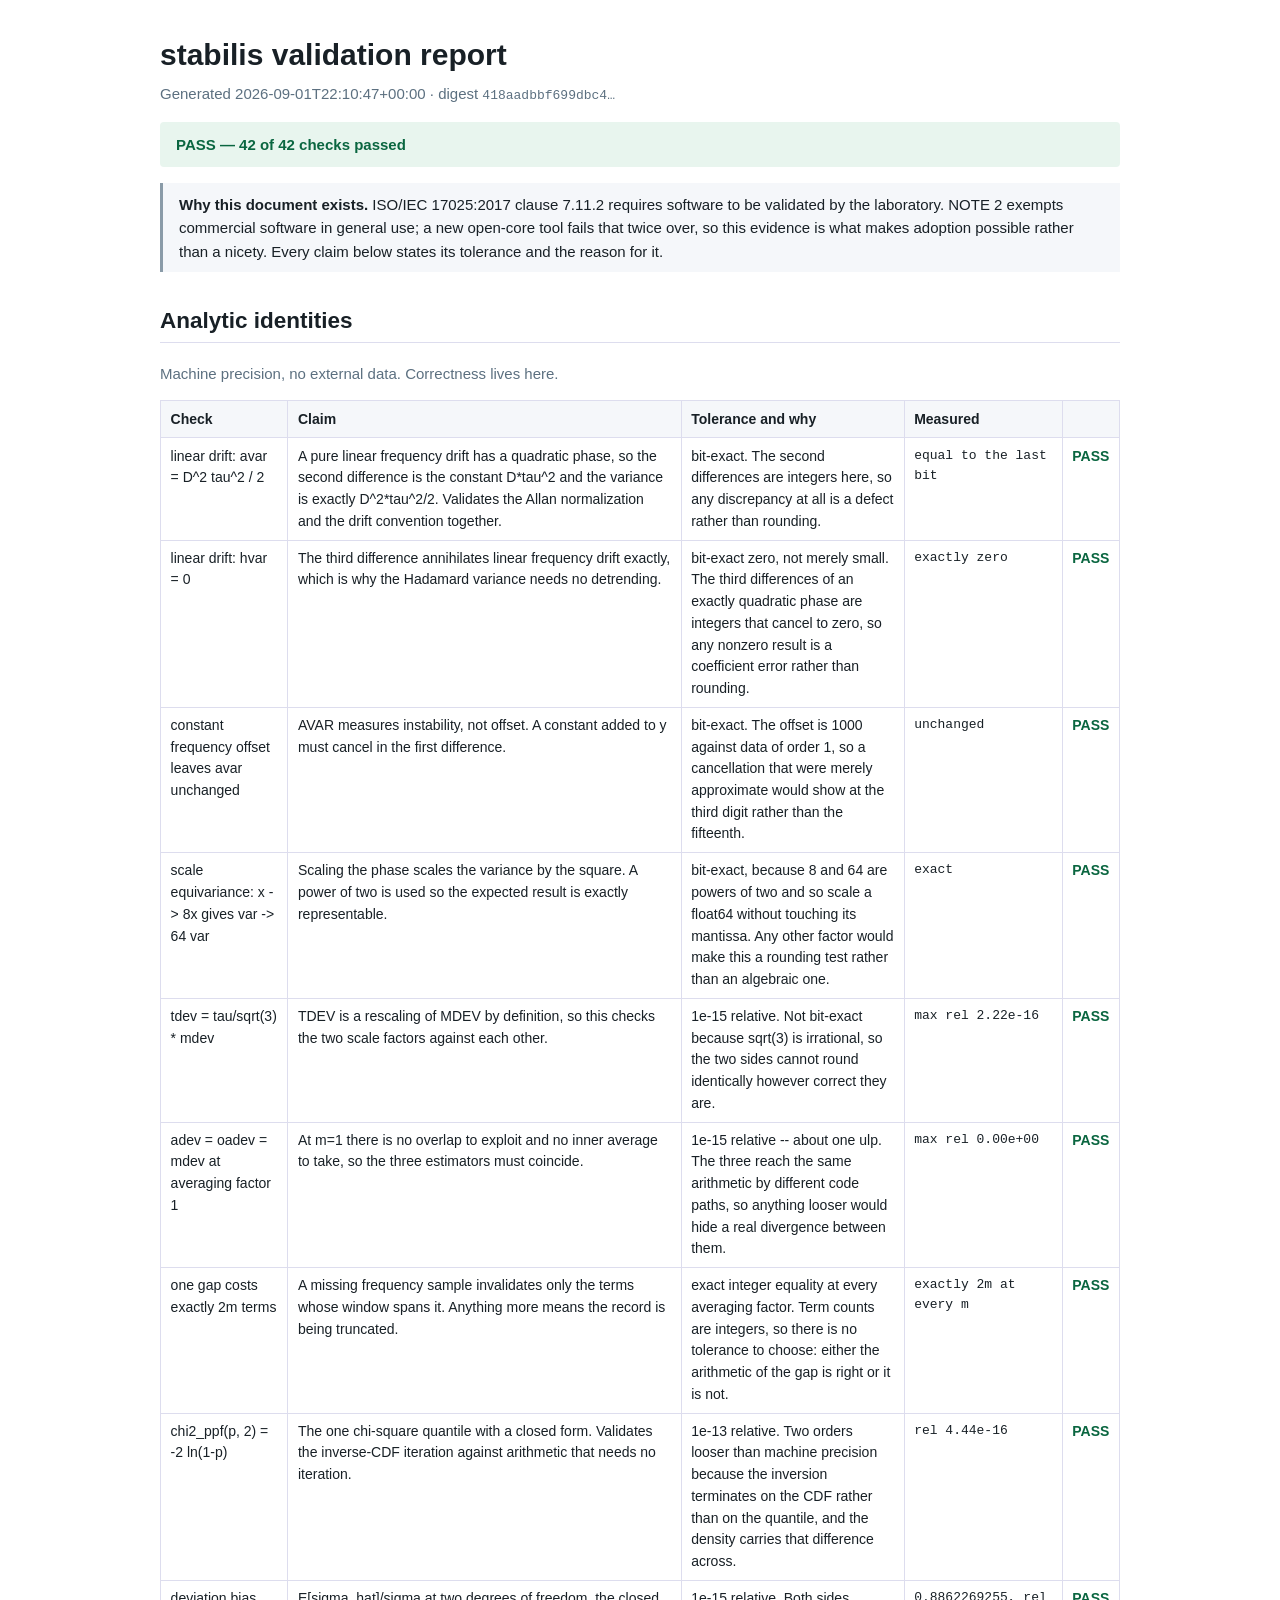
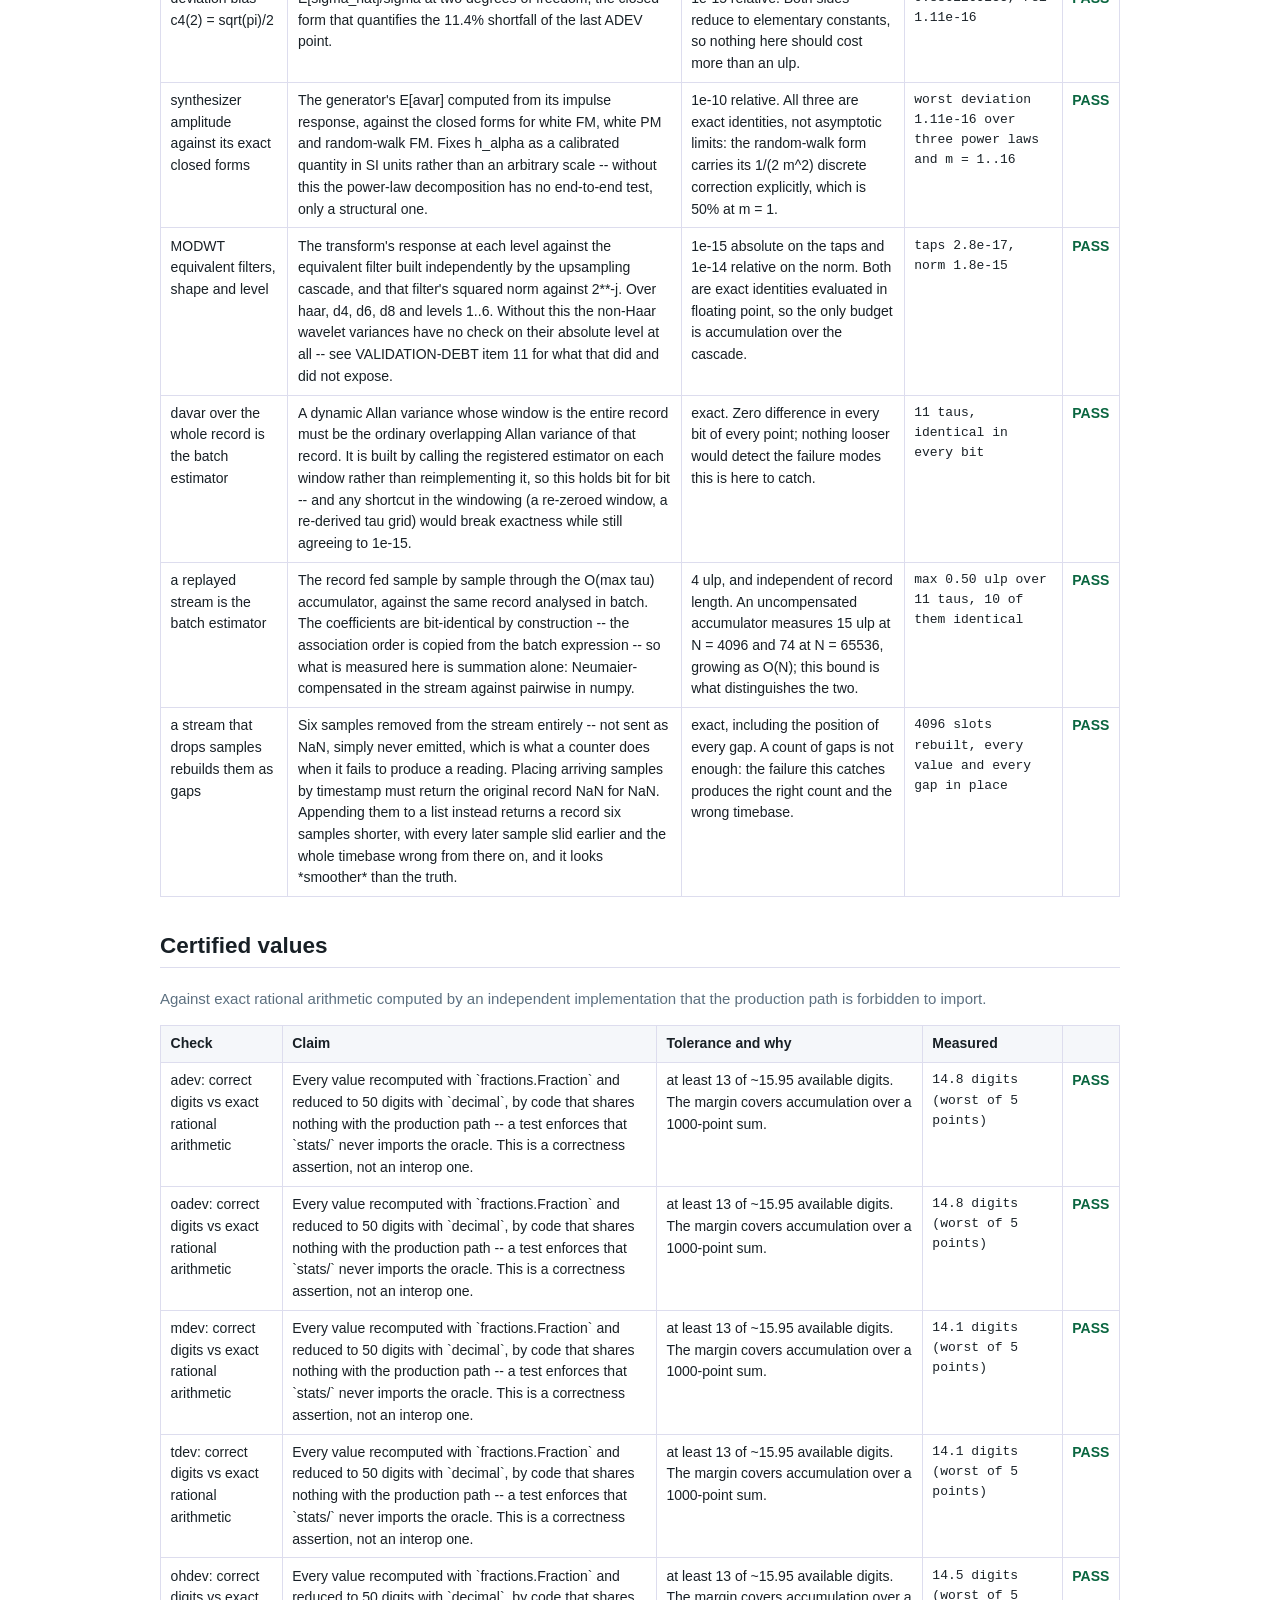
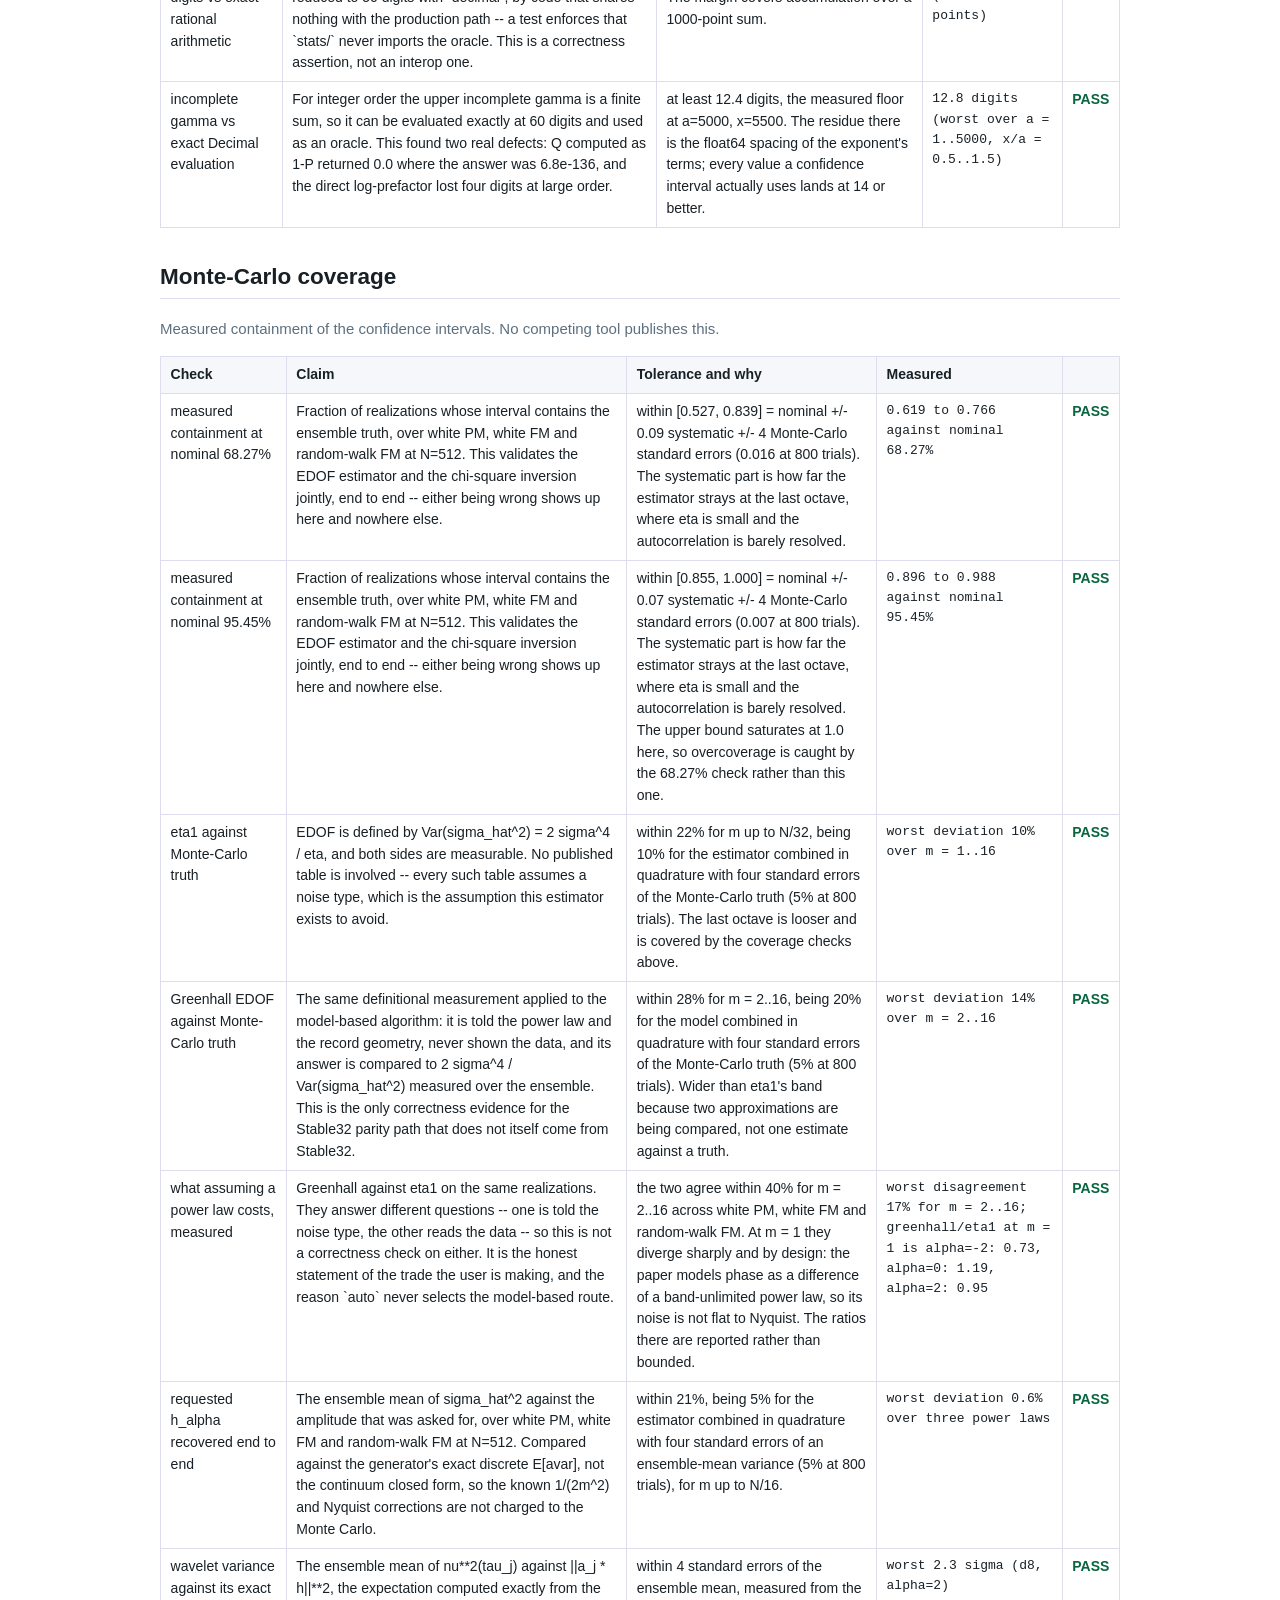
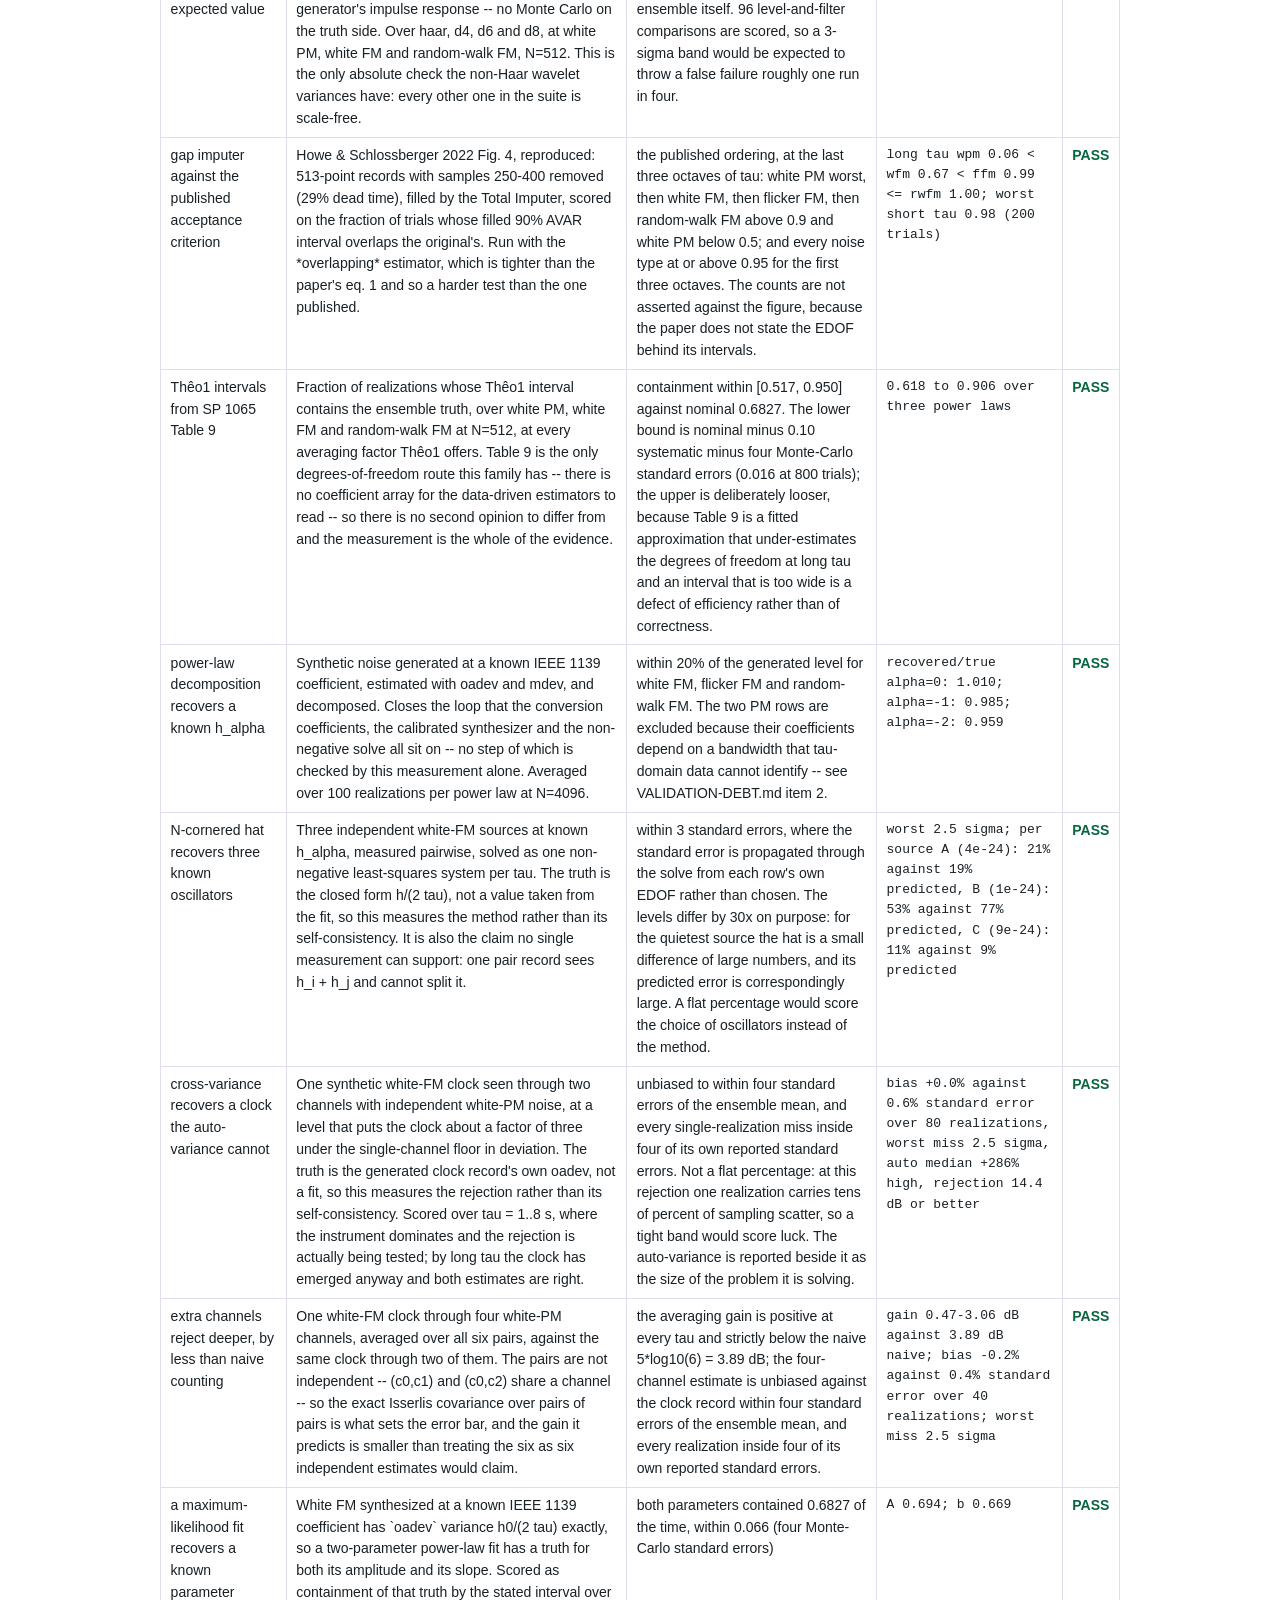
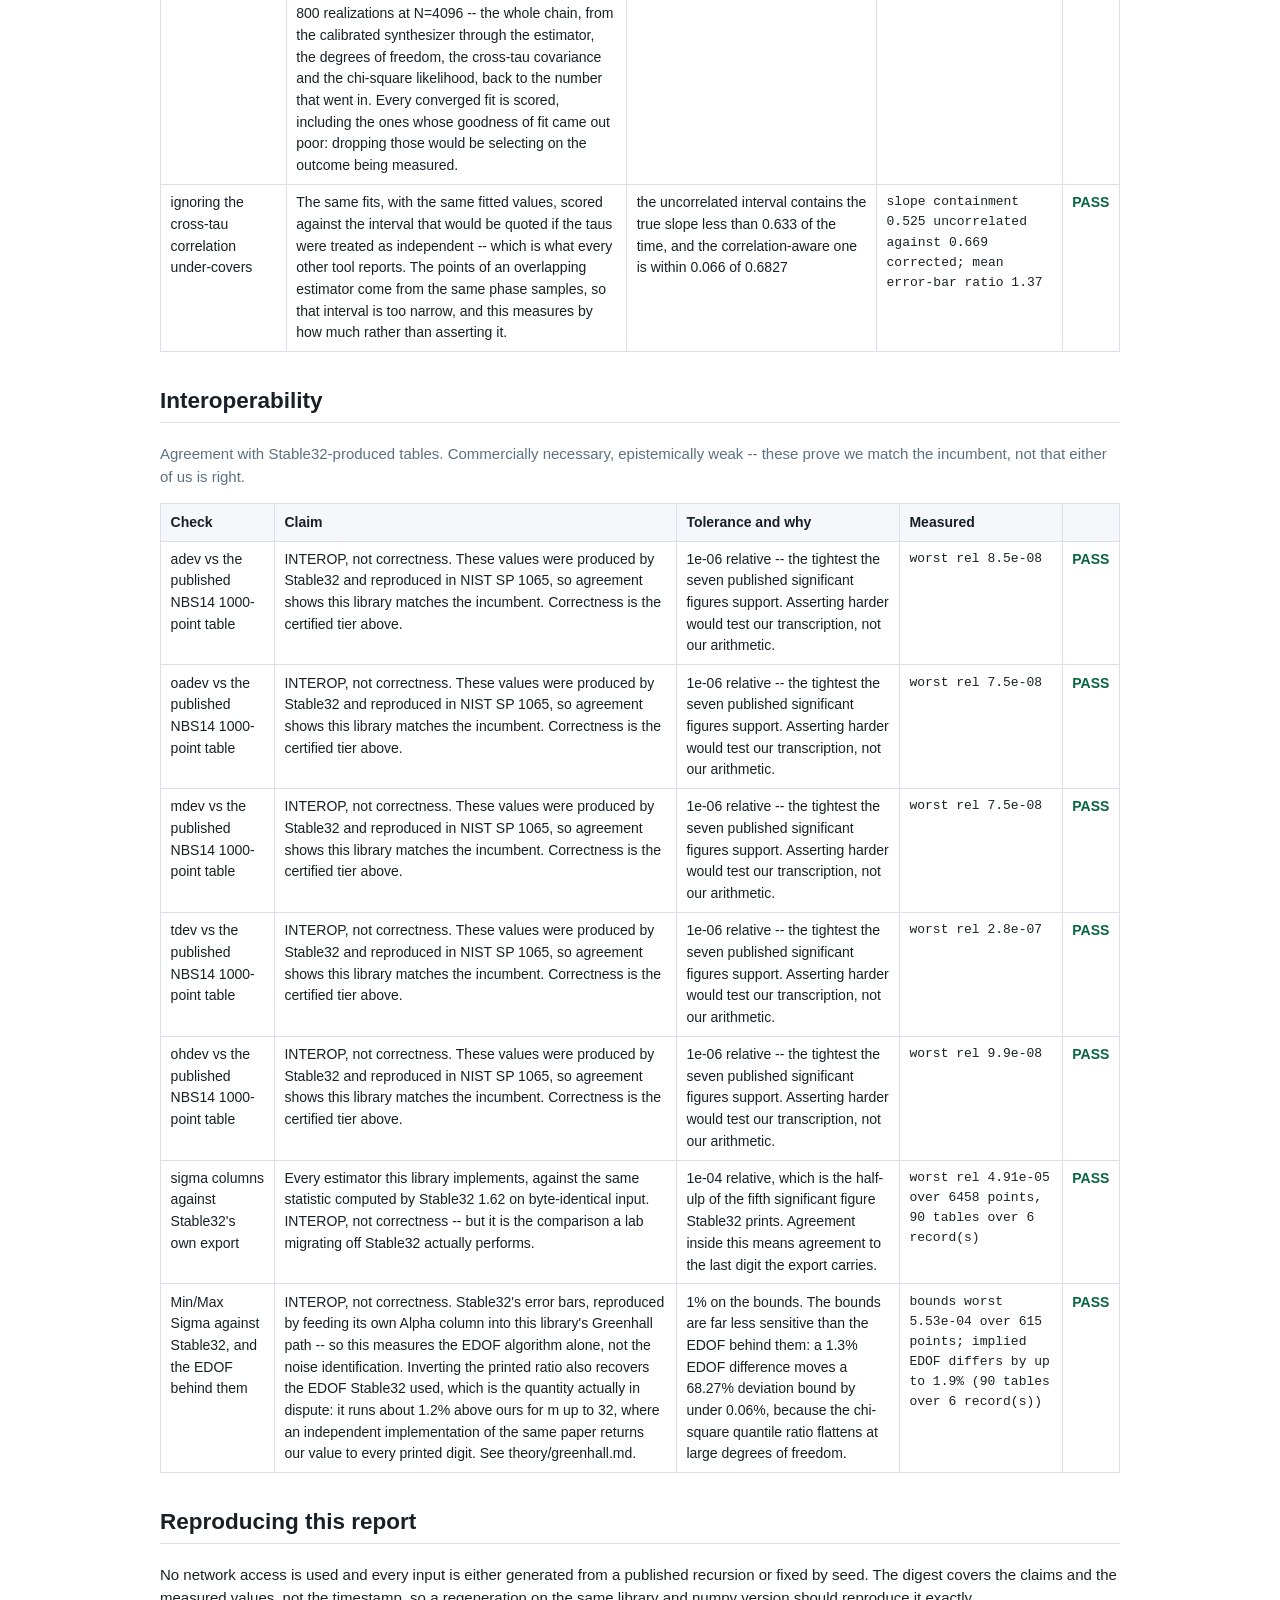
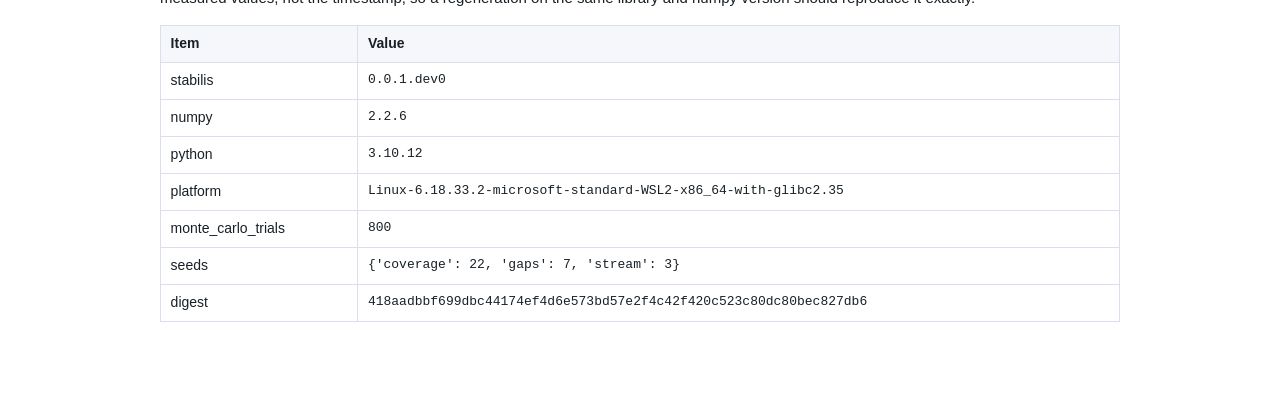
<file: docs/validation-report.html>
<!doctype html><meta charset='utf-8'>
<title>stabilis validation report</title>
<style>
body{font:15px/1.55 -apple-system,Segoe UI,Roboto,sans-serif;max-width:60rem;
margin:2rem auto;padding:0 1rem;color:#182026}
h1{margin-bottom:.2rem}h2{margin-top:2rem;border-bottom:1px solid #dde;padding-bottom:.2rem}
.sub{color:#5c7080;margin-top:0}
table{border-collapse:collapse;width:100%;margin:.6rem 0;font-size:14px}
th,td{border:1px solid #dde;padding:.45rem .6rem;text-align:left;vertical-align:top}
th{background:#f5f7fa}
.pass{color:#0a6640;font-weight:600}.fail{color:#a82a2a;font-weight:600}
.mono{font-family:ui-monospace,SFMono-Regular,Menlo,monospace;font-size:13px}
.verdict{padding:.7rem 1rem;border-radius:4px;font-weight:600;margin:1rem 0}
.ok{background:#e8f5ee;color:#0a6640}.bad{background:#fdeaea;color:#a82a2a}
.note{background:#f5f7fa;border-left:3px solid #8a9ba8;padding:.6rem 1rem;margin:1rem 0}
</style>
<h1>stabilis validation report</h1>
<p class='sub'>Generated 2026-09-01T22:10:47+00:00 &middot; digest <span class='mono'>418aadbbf699dbc4…</span></p>
<div class='verdict ok'>PASS &mdash; 42 of 42 checks passed</div>
<div class='note'><strong>Why this document exists.</strong> ISO/IEC 17025:2017 clause 7.11.2 requires software to be validated by the laboratory. NOTE 2 exempts commercial software in general use; a new open-core tool fails that twice over, so this evidence is what makes adoption possible rather than a nicety. Every claim below states its tolerance and the reason for it.</div>
<h2>Analytic identities</h2><p class='sub'>Machine precision, no external data. Correctness lives here.</p>
<table><tr><th>Check</th><th>Claim</th><th>Tolerance and why</th><th>Measured</th><th></th></tr>
<tr><td>linear drift: avar = D^2 tau^2 / 2</td><td>A pure linear frequency drift has a quadratic phase, so the second difference is the constant D*tau^2 and the variance is exactly D^2*tau^2/2. Validates the Allan normalization and the drift convention together.</td><td>bit-exact. The second differences are integers here, so any discrepancy at all is a defect rather than rounding.</td><td class='mono'>equal to the last bit</td><td class='pass'>PASS</td></tr>
<tr><td>linear drift: hvar = 0</td><td>The third difference annihilates linear frequency drift exactly, which is why the Hadamard variance needs no detrending.</td><td>bit-exact zero, not merely small. The third differences of an exactly quadratic phase are integers that cancel to zero, so any nonzero result is a coefficient error rather than rounding.</td><td class='mono'>exactly zero</td><td class='pass'>PASS</td></tr>
<tr><td>constant frequency offset leaves avar unchanged</td><td>AVAR measures instability, not offset. A constant added to y must cancel in the first difference.</td><td>bit-exact. The offset is 1000 against data of order 1, so a cancellation that were merely approximate would show at the third digit rather than the fifteenth.</td><td class='mono'>unchanged</td><td class='pass'>PASS</td></tr>
<tr><td>scale equivariance: x -&gt; 8x gives var -&gt; 64 var</td><td>Scaling the phase scales the variance by the square. A power of two is used so the expected result is exactly representable.</td><td>bit-exact, because 8 and 64 are powers of two and so scale a float64 without touching its mantissa. Any other factor would make this a rounding test rather than an algebraic one.</td><td class='mono'>exact</td><td class='pass'>PASS</td></tr>
<tr><td>tdev = tau/sqrt(3) * mdev</td><td>TDEV is a rescaling of MDEV by definition, so this checks the two scale factors against each other.</td><td>1e-15 relative. Not bit-exact because sqrt(3) is irrational, so the two sides cannot round identically however correct they are.</td><td class='mono'>max rel 2.22e-16</td><td class='pass'>PASS</td></tr>
<tr><td>adev = oadev = mdev at averaging factor 1</td><td>At m=1 there is no overlap to exploit and no inner average to take, so the three estimators must coincide.</td><td>1e-15 relative -- about one ulp. The three reach the same arithmetic by different code paths, so anything looser would hide a real divergence between them.</td><td class='mono'>max rel 0.00e+00</td><td class='pass'>PASS</td></tr>
<tr><td>one gap costs exactly 2m terms</td><td>A missing frequency sample invalidates only the terms whose window spans it. Anything more means the record is being truncated.</td><td>exact integer equality at every averaging factor. Term counts are integers, so there is no tolerance to choose: either the arithmetic of the gap is right or it is not.</td><td class='mono'>exactly 2m at every m</td><td class='pass'>PASS</td></tr>
<tr><td>chi2_ppf(p, 2) = -2 ln(1-p)</td><td>The one chi-square quantile with a closed form. Validates the inverse-CDF iteration against arithmetic that needs no iteration.</td><td>1e-13 relative. Two orders looser than machine precision because the inversion terminates on the CDF rather than on the quantile, and the density carries that difference across.</td><td class='mono'>rel 4.44e-16</td><td class='pass'>PASS</td></tr>
<tr><td>deviation bias c4(2) = sqrt(pi)/2</td><td>E[sigma_hat]/sigma at two degrees of freedom, the closed form that quantifies the 11.4% shortfall of the last ADEV point.</td><td>1e-15 relative. Both sides reduce to elementary constants, so nothing here should cost more than an ulp.</td><td class='mono'>0.8862269255, rel 1.11e-16</td><td class='pass'>PASS</td></tr>
<tr><td>synthesizer amplitude against its exact closed forms</td><td>The generator's E[avar] computed from its impulse response, against the closed forms for white FM, white PM and random-walk FM. Fixes h_alpha as a calibrated quantity in SI units rather than an arbitrary scale -- without this the power-law decomposition has no end-to-end test, only a structural one.</td><td>1e-10 relative. All three are exact identities, not asymptotic limits: the random-walk form carries its 1/(2 m^2) discrete correction explicitly, which is 50% at m = 1.</td><td class='mono'>worst deviation 1.11e-16 over three power laws and m = 1..16</td><td class='pass'>PASS</td></tr>
<tr><td>MODWT equivalent filters, shape and level</td><td>The transform's response at each level against the equivalent filter built independently by the upsampling cascade, and that filter's squared norm against 2**-j. Over haar, d4, d6, d8 and levels 1..6. Without this the non-Haar wavelet variances have no check on their absolute level at all -- see VALIDATION-DEBT item 11 for what that did and did not expose.</td><td>1e-15 absolute on the taps and 1e-14 relative on the norm. Both are exact identities evaluated in floating point, so the only budget is accumulation over the cascade.</td><td class='mono'>taps 2.8e-17, norm 1.8e-15</td><td class='pass'>PASS</td></tr>
<tr><td>davar over the whole record is the batch estimator</td><td>A dynamic Allan variance whose window is the entire record must be the ordinary overlapping Allan variance of that record. It is built by calling the registered estimator on each window rather than reimplementing it, so this holds bit for bit -- and any shortcut in the windowing (a re-zeroed window, a re-derived tau grid) would break exactness while still agreeing to 1e-15.</td><td>exact. Zero difference in every bit of every point; nothing looser would detect the failure modes this is here to catch.</td><td class='mono'>11 taus, identical in every bit</td><td class='pass'>PASS</td></tr>
<tr><td>a replayed stream is the batch estimator</td><td>The record fed sample by sample through the O(max tau) accumulator, against the same record analysed in batch. The coefficients are bit-identical by construction -- the association order is copied from the batch expression -- so what is measured here is summation alone: Neumaier-compensated in the stream against pairwise in numpy.</td><td>4 ulp, and independent of record length. An uncompensated accumulator measures 15 ulp at N = 4096 and 74 at N = 65536, growing as O(N); this bound is what distinguishes the two.</td><td class='mono'>max 0.50 ulp over 11 taus, 10 of them identical</td><td class='pass'>PASS</td></tr>
<tr><td>a stream that drops samples rebuilds them as gaps</td><td>Six samples removed from the stream entirely -- not sent as NaN, simply never emitted, which is what a counter does when it fails to produce a reading. Placing arriving samples by timestamp must return the original record NaN for NaN. Appending them to a list instead returns a record six samples shorter, with every later sample slid earlier and the whole timebase wrong from there on, and it looks *smoother* than the truth.</td><td>exact, including the position of every gap. A count of gaps is not enough: the failure this catches produces the right count and the wrong timebase.</td><td class='mono'>4096 slots rebuilt, every value and every gap in place</td><td class='pass'>PASS</td></tr>
</table>
<h2>Certified values</h2><p class='sub'>Against exact rational arithmetic computed by an independent implementation that the production path is forbidden to import.</p>
<table><tr><th>Check</th><th>Claim</th><th>Tolerance and why</th><th>Measured</th><th></th></tr>
<tr><td>adev: correct digits vs exact rational arithmetic</td><td>Every value recomputed with `fractions.Fraction` and reduced to 50 digits with `decimal`, by code that shares nothing with the production path -- a test enforces that `stats/` never imports the oracle. This is a correctness assertion, not an interop one.</td><td>at least 13 of ~15.95 available digits. The margin covers accumulation over a 1000-point sum.</td><td class='mono'>14.8 digits (worst of 5 points)</td><td class='pass'>PASS</td></tr>
<tr><td>oadev: correct digits vs exact rational arithmetic</td><td>Every value recomputed with `fractions.Fraction` and reduced to 50 digits with `decimal`, by code that shares nothing with the production path -- a test enforces that `stats/` never imports the oracle. This is a correctness assertion, not an interop one.</td><td>at least 13 of ~15.95 available digits. The margin covers accumulation over a 1000-point sum.</td><td class='mono'>14.8 digits (worst of 5 points)</td><td class='pass'>PASS</td></tr>
<tr><td>mdev: correct digits vs exact rational arithmetic</td><td>Every value recomputed with `fractions.Fraction` and reduced to 50 digits with `decimal`, by code that shares nothing with the production path -- a test enforces that `stats/` never imports the oracle. This is a correctness assertion, not an interop one.</td><td>at least 13 of ~15.95 available digits. The margin covers accumulation over a 1000-point sum.</td><td class='mono'>14.1 digits (worst of 5 points)</td><td class='pass'>PASS</td></tr>
<tr><td>tdev: correct digits vs exact rational arithmetic</td><td>Every value recomputed with `fractions.Fraction` and reduced to 50 digits with `decimal`, by code that shares nothing with the production path -- a test enforces that `stats/` never imports the oracle. This is a correctness assertion, not an interop one.</td><td>at least 13 of ~15.95 available digits. The margin covers accumulation over a 1000-point sum.</td><td class='mono'>14.1 digits (worst of 5 points)</td><td class='pass'>PASS</td></tr>
<tr><td>ohdev: correct digits vs exact rational arithmetic</td><td>Every value recomputed with `fractions.Fraction` and reduced to 50 digits with `decimal`, by code that shares nothing with the production path -- a test enforces that `stats/` never imports the oracle. This is a correctness assertion, not an interop one.</td><td>at least 13 of ~15.95 available digits. The margin covers accumulation over a 1000-point sum.</td><td class='mono'>14.5 digits (worst of 5 points)</td><td class='pass'>PASS</td></tr>
<tr><td>incomplete gamma vs exact Decimal evaluation</td><td>For integer order the upper incomplete gamma is a finite sum, so it can be evaluated exactly at 60 digits and used as an oracle. This found two real defects: Q computed as 1-P returned 0.0 where the answer was 6.8e-136, and the direct log-prefactor lost four digits at large order.</td><td>at least 12.4 digits, the measured floor at a=5000, x=5500. The residue there is the float64 spacing of the exponent's terms; every value a confidence interval actually uses lands at 14 or better.</td><td class='mono'>12.8 digits (worst over a = 1..5000, x/a = 0.5..1.5)</td><td class='pass'>PASS</td></tr>
</table>
<h2>Monte-Carlo coverage</h2><p class='sub'>Measured containment of the confidence intervals. No competing tool publishes this.</p>
<table><tr><th>Check</th><th>Claim</th><th>Tolerance and why</th><th>Measured</th><th></th></tr>
<tr><td>measured containment at nominal 68.27%</td><td>Fraction of realizations whose interval contains the ensemble truth, over white PM, white FM and random-walk FM at N=512. This validates the EDOF estimator and the chi-square inversion jointly, end to end -- either being wrong shows up here and nowhere else.</td><td>within [0.527, 0.839] = nominal +/- 0.09 systematic +/- 4 Monte-Carlo standard errors (0.016 at 800 trials). The systematic part is how far the estimator strays at the last octave, where eta is small and the autocorrelation is barely resolved.</td><td class='mono'>0.619 to 0.766 against nominal 68.27%</td><td class='pass'>PASS</td></tr>
<tr><td>measured containment at nominal 95.45%</td><td>Fraction of realizations whose interval contains the ensemble truth, over white PM, white FM and random-walk FM at N=512. This validates the EDOF estimator and the chi-square inversion jointly, end to end -- either being wrong shows up here and nowhere else.</td><td>within [0.855, 1.000] = nominal +/- 0.07 systematic +/- 4 Monte-Carlo standard errors (0.007 at 800 trials). The systematic part is how far the estimator strays at the last octave, where eta is small and the autocorrelation is barely resolved. The upper bound saturates at 1.0 here, so overcoverage is caught by the 68.27% check rather than this one.</td><td class='mono'>0.896 to 0.988 against nominal 95.45%</td><td class='pass'>PASS</td></tr>
<tr><td>eta1 against Monte-Carlo truth</td><td>EDOF is defined by Var(sigma_hat^2) = 2 sigma^4 / eta, and both sides are measurable. No published table is involved -- every such table assumes a noise type, which is the assumption this estimator exists to avoid.</td><td>within 22% for m up to N/32, being 10% for the estimator combined in quadrature with four standard errors of the Monte-Carlo truth (5% at 800 trials). The last octave is looser and is covered by the coverage checks above.</td><td class='mono'>worst deviation 10% over m = 1..16</td><td class='pass'>PASS</td></tr>
<tr><td>Greenhall EDOF against Monte-Carlo truth</td><td>The same definitional measurement applied to the model-based algorithm: it is told the power law and the record geometry, never shown the data, and its answer is compared to 2 sigma^4 / Var(sigma_hat^2) measured over the ensemble. This is the only correctness evidence for the Stable32 parity path that does not itself come from Stable32.</td><td>within 28% for m = 2..16, being 20% for the model combined in quadrature with four standard errors of the Monte-Carlo truth (5% at 800 trials). Wider than eta1's band because two approximations are being compared, not one estimate against a truth.</td><td class='mono'>worst deviation 14% over m = 2..16</td><td class='pass'>PASS</td></tr>
<tr><td>what assuming a power law costs, measured</td><td>Greenhall against eta1 on the same realizations. They answer different questions -- one is told the noise type, the other reads the data -- so this is not a correctness check on either. It is the honest statement of the trade the user is making, and the reason `auto` never selects the model-based route.</td><td>the two agree within 40% for m = 2..16 across white PM, white FM and random-walk FM. At m = 1 they diverge sharply and by design: the paper models phase as a difference of a band-unlimited power law, so its noise is not flat to Nyquist. The ratios there are reported rather than bounded.</td><td class='mono'>worst disagreement 17% for m = 2..16; greenhall/eta1 at m = 1 is alpha=-2: 0.73, alpha=0: 1.19, alpha=2: 0.95</td><td class='pass'>PASS</td></tr>
<tr><td>requested h_alpha recovered end to end</td><td>The ensemble mean of sigma_hat^2 against the amplitude that was asked for, over white PM, white FM and random-walk FM at N=512. Compared against the generator's exact discrete E[avar], not the continuum closed form, so the known 1/(2m^2) and Nyquist corrections are not charged to the Monte Carlo.</td><td>within 21%, being 5% for the estimator combined in quadrature with four standard errors of an ensemble-mean variance (5% at 800 trials), for m up to N/16.</td><td class='mono'>worst deviation 0.6% over three power laws</td><td class='pass'>PASS</td></tr>
<tr><td>wavelet variance against its exact expected value</td><td>The ensemble mean of nu**2(tau_j) against ||a_j * h||**2, the expectation computed exactly from the generator's impulse response -- no Monte Carlo on the truth side. Over haar, d4, d6 and d8, at white PM, white FM and random-walk FM, N=512. This is the only absolute check the non-Haar wavelet variances have: every other one in the suite is scale-free.</td><td>within 4 standard errors of the ensemble mean, measured from the ensemble itself. 96 level-and-filter comparisons are scored, so a 3-sigma band would be expected to throw a false failure roughly one run in four.</td><td class='mono'>worst 2.3 sigma (d8, alpha=2)</td><td class='pass'>PASS</td></tr>
<tr><td>gap imputer against the published acceptance criterion</td><td>Howe &amp; Schlossberger 2022 Fig. 4, reproduced: 513-point records with samples 250-400 removed (29% dead time), filled by the Total Imputer, scored on the fraction of trials whose filled 90% AVAR interval overlaps the original's. Run with the *overlapping* estimator, which is tighter than the paper's eq. 1 and so a harder test than the one published.</td><td>the published ordering, at the last three octaves of tau: white PM worst, then white FM, then flicker FM, then random-walk FM above 0.9 and white PM below 0.5; and every noise type at or above 0.95 for the first three octaves. The counts are not asserted against the figure, because the paper does not state the EDOF behind its intervals.</td><td class='mono'>long tau wpm 0.06 &lt; wfm 0.67 &lt; ffm 0.99 &lt;= rwfm 1.00; worst short tau 0.98 (200 trials)</td><td class='pass'>PASS</td></tr>
<tr><td>Thêo1 intervals from SP 1065 Table 9</td><td>Fraction of realizations whose Thêo1 interval contains the ensemble truth, over white PM, white FM and random-walk FM at N=512, at every averaging factor Thêo1 offers. Table 9 is the only degrees-of-freedom route this family has -- there is no coefficient array for the data-driven estimators to read -- so there is no second opinion to differ from and the measurement is the whole of the evidence.</td><td>containment within [0.517, 0.950] against nominal 0.6827. The lower bound is nominal minus 0.10 systematic minus four Monte-Carlo standard errors (0.016 at 800 trials); the upper is deliberately looser, because Table 9 is a fitted approximation that under-estimates the degrees of freedom at long tau and an interval that is too wide is a defect of efficiency rather than of correctness.</td><td class='mono'>0.618 to 0.906 over three power laws</td><td class='pass'>PASS</td></tr>
<tr><td>power-law decomposition recovers a known h_alpha</td><td>Synthetic noise generated at a known IEEE 1139 coefficient, estimated with oadev and mdev, and decomposed. Closes the loop that the conversion coefficients, the calibrated synthesizer and the non-negative solve all sit on -- no step of which is checked by this measurement alone. Averaged over 100 realizations per power law at N=4096.</td><td>within 20% of the generated level for white FM, flicker FM and random-walk FM. The two PM rows are excluded because their coefficients depend on a bandwidth that tau-domain data cannot identify -- see VALIDATION-DEBT.md item 2.</td><td class='mono'>recovered/true alpha=0: 1.010; alpha=-1: 0.985; alpha=-2: 0.959</td><td class='pass'>PASS</td></tr>
<tr><td>N-cornered hat recovers three known oscillators</td><td>Three independent white-FM sources at known h_alpha, measured pairwise, solved as one non-negative least-squares system per tau. The truth is the closed form h/(2 tau), not a value taken from the fit, so this measures the method rather than its self-consistency. It is also the claim no single measurement can support: one pair record sees h_i + h_j and cannot split it.</td><td>within 3 standard errors, where the standard error is propagated through the solve from each row's own EDOF rather than chosen. The levels differ by 30x on purpose: for the quietest source the hat is a small difference of large numbers, and its predicted error is correspondingly large. A flat percentage would score the choice of oscillators instead of the method.</td><td class='mono'>worst 2.5 sigma; per source A (4e-24): 21% against 19% predicted, B (1e-24): 53% against 77% predicted, C (9e-24): 11% against 9% predicted</td><td class='pass'>PASS</td></tr>
<tr><td>cross-variance recovers a clock the auto-variance cannot</td><td>One synthetic white-FM clock seen through two channels with independent white-PM noise, at a level that puts the clock about a factor of three under the single-channel floor in deviation. The truth is the generated clock record's own oadev, not a fit, so this measures the rejection rather than its self-consistency. Scored over tau = 1..8 s, where the instrument dominates and the rejection is actually being tested; by long tau the clock has emerged anyway and both estimates are right.</td><td>unbiased to within four standard errors of the ensemble mean, and every single-realization miss inside four of its own reported standard errors. Not a flat percentage: at this rejection one realization carries tens of percent of sampling scatter, so a tight band would score luck. The auto-variance is reported beside it as the size of the problem it is solving.</td><td class='mono'>bias +0.0% against 0.6% standard error over 80 realizations, worst miss 2.5 sigma, auto median +286% high, rejection 14.4 dB or better</td><td class='pass'>PASS</td></tr>
<tr><td>extra channels reject deeper, by less than naive counting</td><td>One white-FM clock through four white-PM channels, averaged over all six pairs, against the same clock through two of them. The pairs are not independent -- (c0,c1) and (c0,c2) share a channel -- so the exact Isserlis covariance over pairs of pairs is what sets the error bar, and the gain it predicts is smaller than treating the six as six independent estimates would claim.</td><td>the averaging gain is positive at every tau and strictly below the naive 5*log10(6) = 3.89 dB; the four-channel estimate is unbiased against the clock record within four standard errors of the ensemble mean, and every realization inside four of its own reported standard errors.</td><td class='mono'>gain 0.47-3.06 dB against 3.89 dB naive; bias -0.2% against 0.4% standard error over 40 realizations; worst miss 2.5 sigma</td><td class='pass'>PASS</td></tr>
<tr><td>a maximum-likelihood fit recovers a known parameter</td><td>White FM synthesized at a known IEEE 1139 coefficient has `oadev` variance h0/(2 tau) exactly, so a two-parameter power-law fit has a truth for both its amplitude and its slope. Scored as containment of that truth by the stated interval over 800 realizations at N=4096 -- the whole chain, from the calibrated synthesizer through the estimator, the degrees of freedom, the cross-tau covariance and the chi-square likelihood, back to the number that went in. Every converged fit is scored, including the ones whose goodness of fit came out poor: dropping those would be selecting on the outcome being measured.</td><td>both parameters contained 0.6827 of the time, within 0.066 (four Monte-Carlo standard errors)</td><td class='mono'>A 0.694; b 0.669</td><td class='pass'>PASS</td></tr>
<tr><td>ignoring the cross-tau correlation under-covers</td><td>The same fits, with the same fitted values, scored against the interval that would be quoted if the taus were treated as independent -- which is what every other tool reports. The points of an overlapping estimator come from the same phase samples, so that interval is too narrow, and this measures by how much rather than asserting it.</td><td>the uncorrelated interval contains the true slope less than 0.633 of the time, and the correlation-aware one is within 0.066 of 0.6827</td><td class='mono'>slope containment 0.525 uncorrelated against 0.669 corrected; mean error-bar ratio 1.37</td><td class='pass'>PASS</td></tr>
</table>
<h2>Interoperability</h2><p class='sub'>Agreement with Stable32-produced tables. Commercially necessary, epistemically weak -- these prove we match the incumbent, not that either of us is right.</p>
<table><tr><th>Check</th><th>Claim</th><th>Tolerance and why</th><th>Measured</th><th></th></tr>
<tr><td>adev vs the published NBS14 1000-point table</td><td>INTEROP, not correctness. These values were produced by Stable32 and reproduced in NIST SP 1065, so agreement shows this library matches the incumbent. Correctness is the certified tier above.</td><td>1e-06 relative -- the tightest the seven published significant figures support. Asserting harder would test our transcription, not our arithmetic.</td><td class='mono'>worst rel 8.5e-08</td><td class='pass'>PASS</td></tr>
<tr><td>oadev vs the published NBS14 1000-point table</td><td>INTEROP, not correctness. These values were produced by Stable32 and reproduced in NIST SP 1065, so agreement shows this library matches the incumbent. Correctness is the certified tier above.</td><td>1e-06 relative -- the tightest the seven published significant figures support. Asserting harder would test our transcription, not our arithmetic.</td><td class='mono'>worst rel 7.5e-08</td><td class='pass'>PASS</td></tr>
<tr><td>mdev vs the published NBS14 1000-point table</td><td>INTEROP, not correctness. These values were produced by Stable32 and reproduced in NIST SP 1065, so agreement shows this library matches the incumbent. Correctness is the certified tier above.</td><td>1e-06 relative -- the tightest the seven published significant figures support. Asserting harder would test our transcription, not our arithmetic.</td><td class='mono'>worst rel 7.5e-08</td><td class='pass'>PASS</td></tr>
<tr><td>tdev vs the published NBS14 1000-point table</td><td>INTEROP, not correctness. These values were produced by Stable32 and reproduced in NIST SP 1065, so agreement shows this library matches the incumbent. Correctness is the certified tier above.</td><td>1e-06 relative -- the tightest the seven published significant figures support. Asserting harder would test our transcription, not our arithmetic.</td><td class='mono'>worst rel 2.8e-07</td><td class='pass'>PASS</td></tr>
<tr><td>ohdev vs the published NBS14 1000-point table</td><td>INTEROP, not correctness. These values were produced by Stable32 and reproduced in NIST SP 1065, so agreement shows this library matches the incumbent. Correctness is the certified tier above.</td><td>1e-06 relative -- the tightest the seven published significant figures support. Asserting harder would test our transcription, not our arithmetic.</td><td class='mono'>worst rel 9.9e-08</td><td class='pass'>PASS</td></tr>
<tr><td>sigma columns against Stable32's own export</td><td>Every estimator this library implements, against the same statistic computed by Stable32 1.62 on byte-identical input. INTEROP, not correctness -- but it is the comparison a lab migrating off Stable32 actually performs.</td><td>1e-04 relative, which is the half-ulp of the fifth significant figure Stable32 prints. Agreement inside this means agreement to the last digit the export carries.</td><td class='mono'>worst rel 4.91e-05 over 6458 points, 90 tables over 6 record(s)</td><td class='pass'>PASS</td></tr>
<tr><td>Min/Max Sigma against Stable32, and the EDOF behind them</td><td>INTEROP, not correctness. Stable32's error bars, reproduced by feeding its own Alpha column into this library's Greenhall path -- so this measures the EDOF algorithm alone, not the noise identification. Inverting the printed ratio also recovers the EDOF Stable32 used, which is the quantity actually in dispute: it runs about 1.2% above ours for m up to 32, where an independent implementation of the same paper returns our value to every printed digit. See theory/greenhall.md.</td><td>1% on the bounds. The bounds are far less sensitive than the EDOF behind them: a 1.3% EDOF difference moves a 68.27% deviation bound by under 0.06%, because the chi-square quantile ratio flattens at large degrees of freedom.</td><td class='mono'>bounds worst 5.53e-04 over 615 points; implied EDOF differs by up to 1.9% (90 tables over 6 record(s))</td><td class='pass'>PASS</td></tr>
</table>
<h2>Reproducing this report</h2>
<p>No network access is used and every input is either generated from a published recursion or fixed by seed. The digest covers the claims and the measured values, not the timestamp, so a regeneration on the same library and numpy version should reproduce it exactly.</p>
<table><tr><th>Item</th><th>Value</th></tr>
<tr><td>stabilis</td><td class='mono'>0.0.1.dev0</td></tr>
<tr><td>numpy</td><td class='mono'>2.2.6</td></tr>
<tr><td>python</td><td class='mono'>3.10.12</td></tr>
<tr><td>platform</td><td class='mono'>Linux-6.18.33.2-microsoft-standard-WSL2-x86_64-with-glibc2.35</td></tr>
<tr><td>monte_carlo_trials</td><td class='mono'>800</td></tr>
<tr><td>seeds</td><td class='mono'>{'coverage': 22, 'gaps': 7, 'stream': 3}</td></tr>
<tr><td>digest</td><td class='mono'>418aadbbf699dbc44174ef4d6e573bd57e2f4c42f420c523c80dc80bec827db6</td></tr>
</table>
</file>
